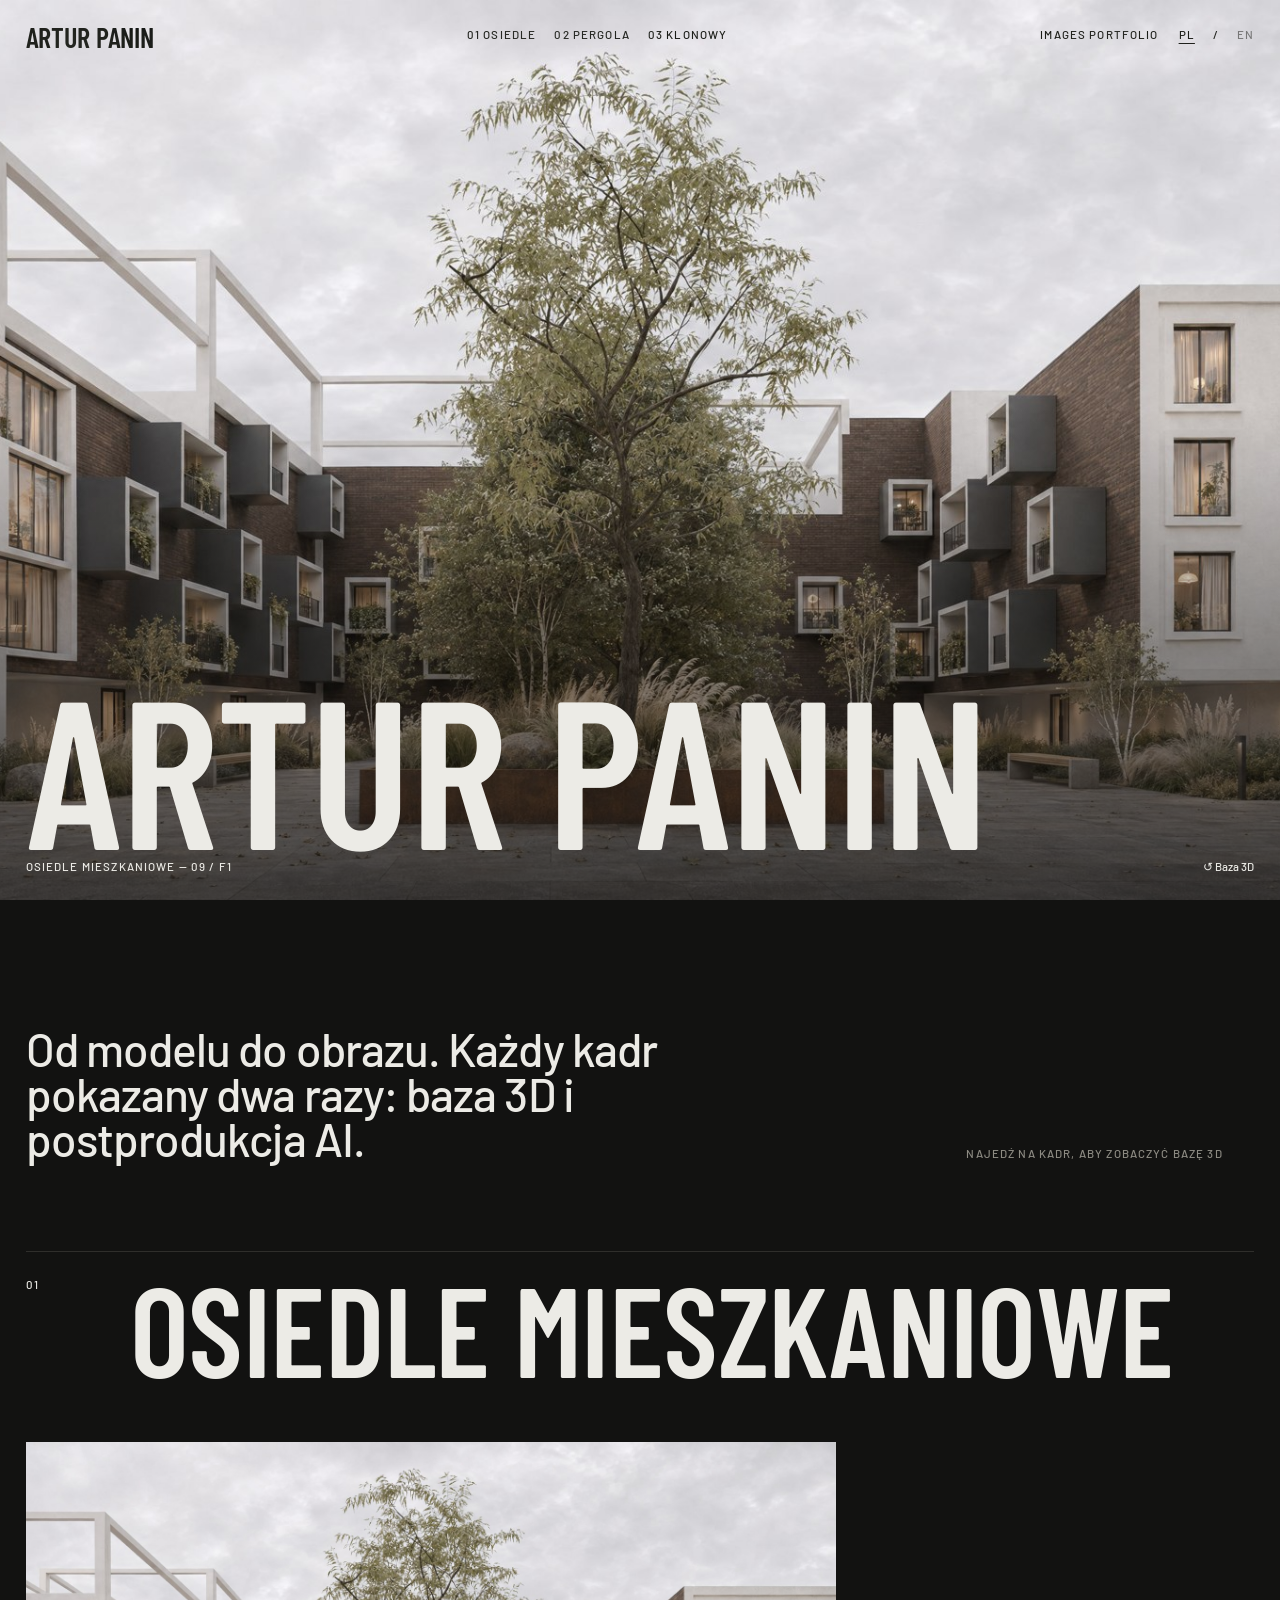
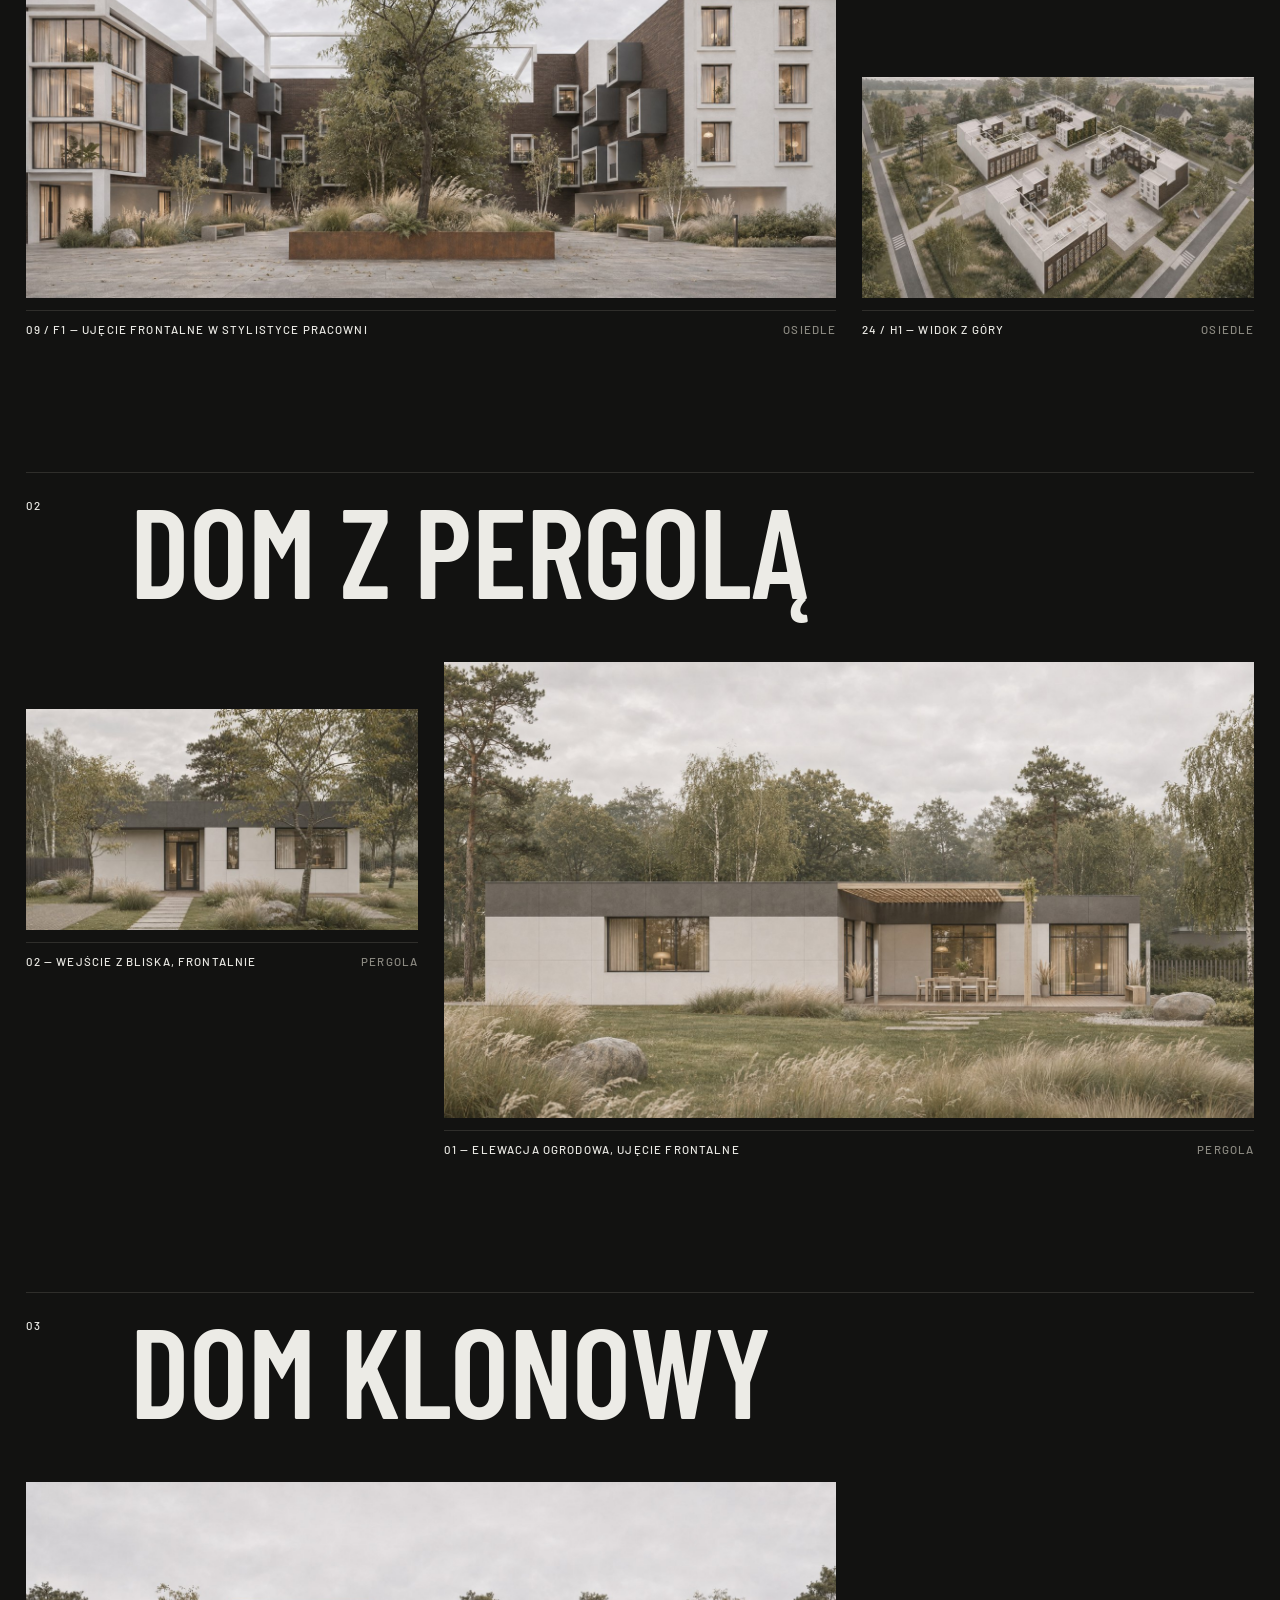
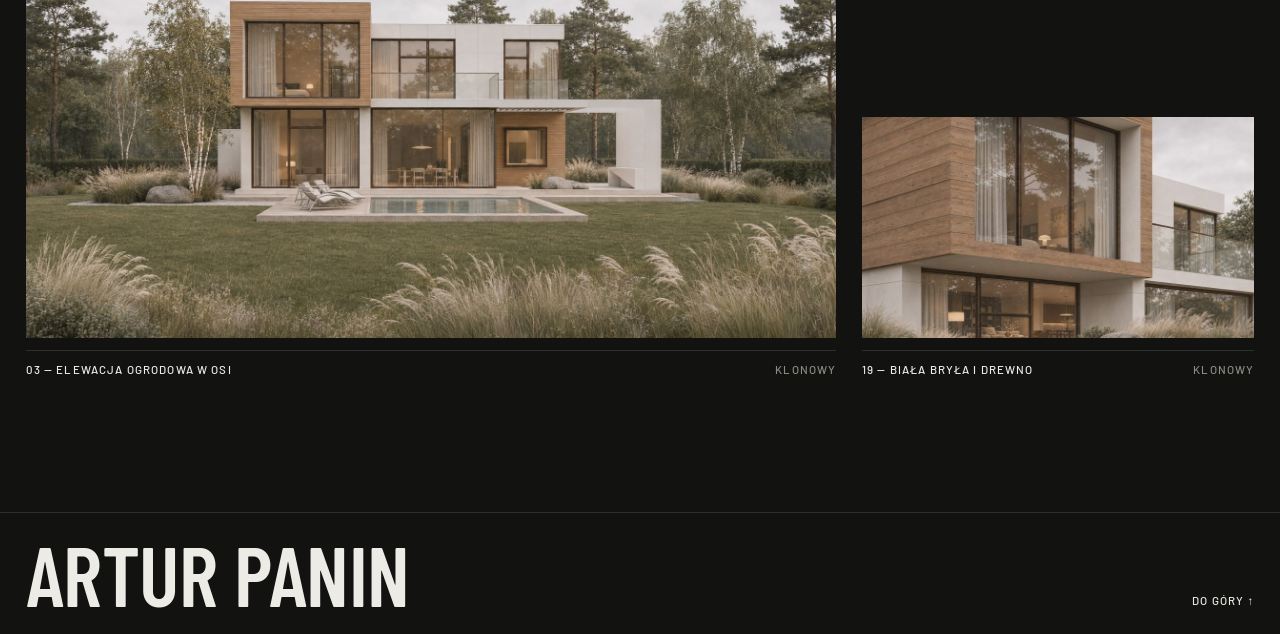
<file: index.html>
<!doctype html>
<html lang="pl" data-variant="c">
<head>
<meta charset="utf-8"><meta name="viewport" content="width=device-width,initial-scale=1">
<title>Artur Panin — Images Portfolio</title>
<meta name="description" content="Artur Panin — Images Portfolio. Od modelu do obrazu. / From model to image.">
<meta name="theme-color" content="#121211">
<link rel="stylesheet" href="assets/fonts.css?v=20261112e"><link rel="stylesheet" href="assets/fontsets.css?v=20261112e"><link rel="stylesheet" href="assets/compare.css?v=20261112e"><link rel="stylesheet" href="style.css?v=20261112e">
</head>
<body>
<a class="skip" href="#board" data-t="skipWorks"></a>
<header class="hud"><a class="logo cond" href="index.html">Artur Panin</a><nav class="lbl" id="nav" data-t-aria="projects"></nav><div class="r lbl"><span class="role">Images Portfolio</span><nav class="lang" data-lang-switch></nav></div></header>
<main>
  <section class="open" id="open" data-cmp-scope></section>
  <section class="board" id="board">
    <div class="intro"><p data-t="introC"></p><span class="lbl mute" data-t="hoverHint"></span></div>
    <div id="projects"></div>
  </section>
  <footer class="foot"><span class="cond">Artur Panin</span><a class="lbl" href="#open" data-t="toTop"></a></footer>
</main>
<script src="assets/data.js?v=20261112e"></script>
<script src="assets/site.js?v=20261112e"></script>
<script src="assets/compare.js?v=20261112e"></script>
<script>
'use strict';
const A = ARTUR, { T, L } = Site, p0 = A.projects[0], f0 = p0.frames[0];
document.getElementById('nav').innerHTML = A.projects.map(p => `<a href="project.html?p=${p.id}">${p.no} ${L(p.short)}</a>`).join('');
// Первый экран: кадр на всю ширину. При загрузке шторка один раз проходит от базы 3D к готовой работе.
document.getElementById('open').innerHTML = Compare.html(f0, { start: 100, eager: true }) + `
  <div class="shade"></div><h1 class="cond"><span>Artur</span> <span>Panin</span></h1>
  <div class="row lbl"><span>${L(p0.name)} — ${f0.code}</span><button type="button" data-cmp-set="100">${T('replay')}</button></div>`;
const tile = (p, f, i, cls) => `
  <a class="tile ${cls}" href="project.html?p=${p.id}#k${i + 1}">
    <div class="ph"><img src="${A.src(f.img, 'after', cls === 't2')}" alt="${L(p.name)}: ${L(f.title)}" loading="lazy"><img class="b" src="${A.src(f.img, 'before', cls === 't2')}" alt="" loading="lazy"><span class="st lbl">${T('base')}</span></div>
    <div class="cap lbl"><span>${f.code} — ${L(f.title)}</span><span class="mute">${L(p.short)}</span></div></a>`;
document.getElementById('projects').innerHTML = A.projects.map((p, k) => `
  <article class="proj${k % 2 ? ' mirror' : ''}">
    <span class="no lbl">${p.no}</span><h2 class="cond"><a href="project.html?p=${p.id}">${L(p.name)}</a></h2>
    ${tile(p, p.frames[0], 0, 't1')}${tile(p, p.frames[1], 1, 't2')}
  </article>`).join('');
Compare.mountAll();
Site.ready();
const hero = document.querySelector('.open .cmp');
addEventListener('load', () => setTimeout(() => Compare.animate(hero, 0), 500));
</script>
</body>
</html>
</file>
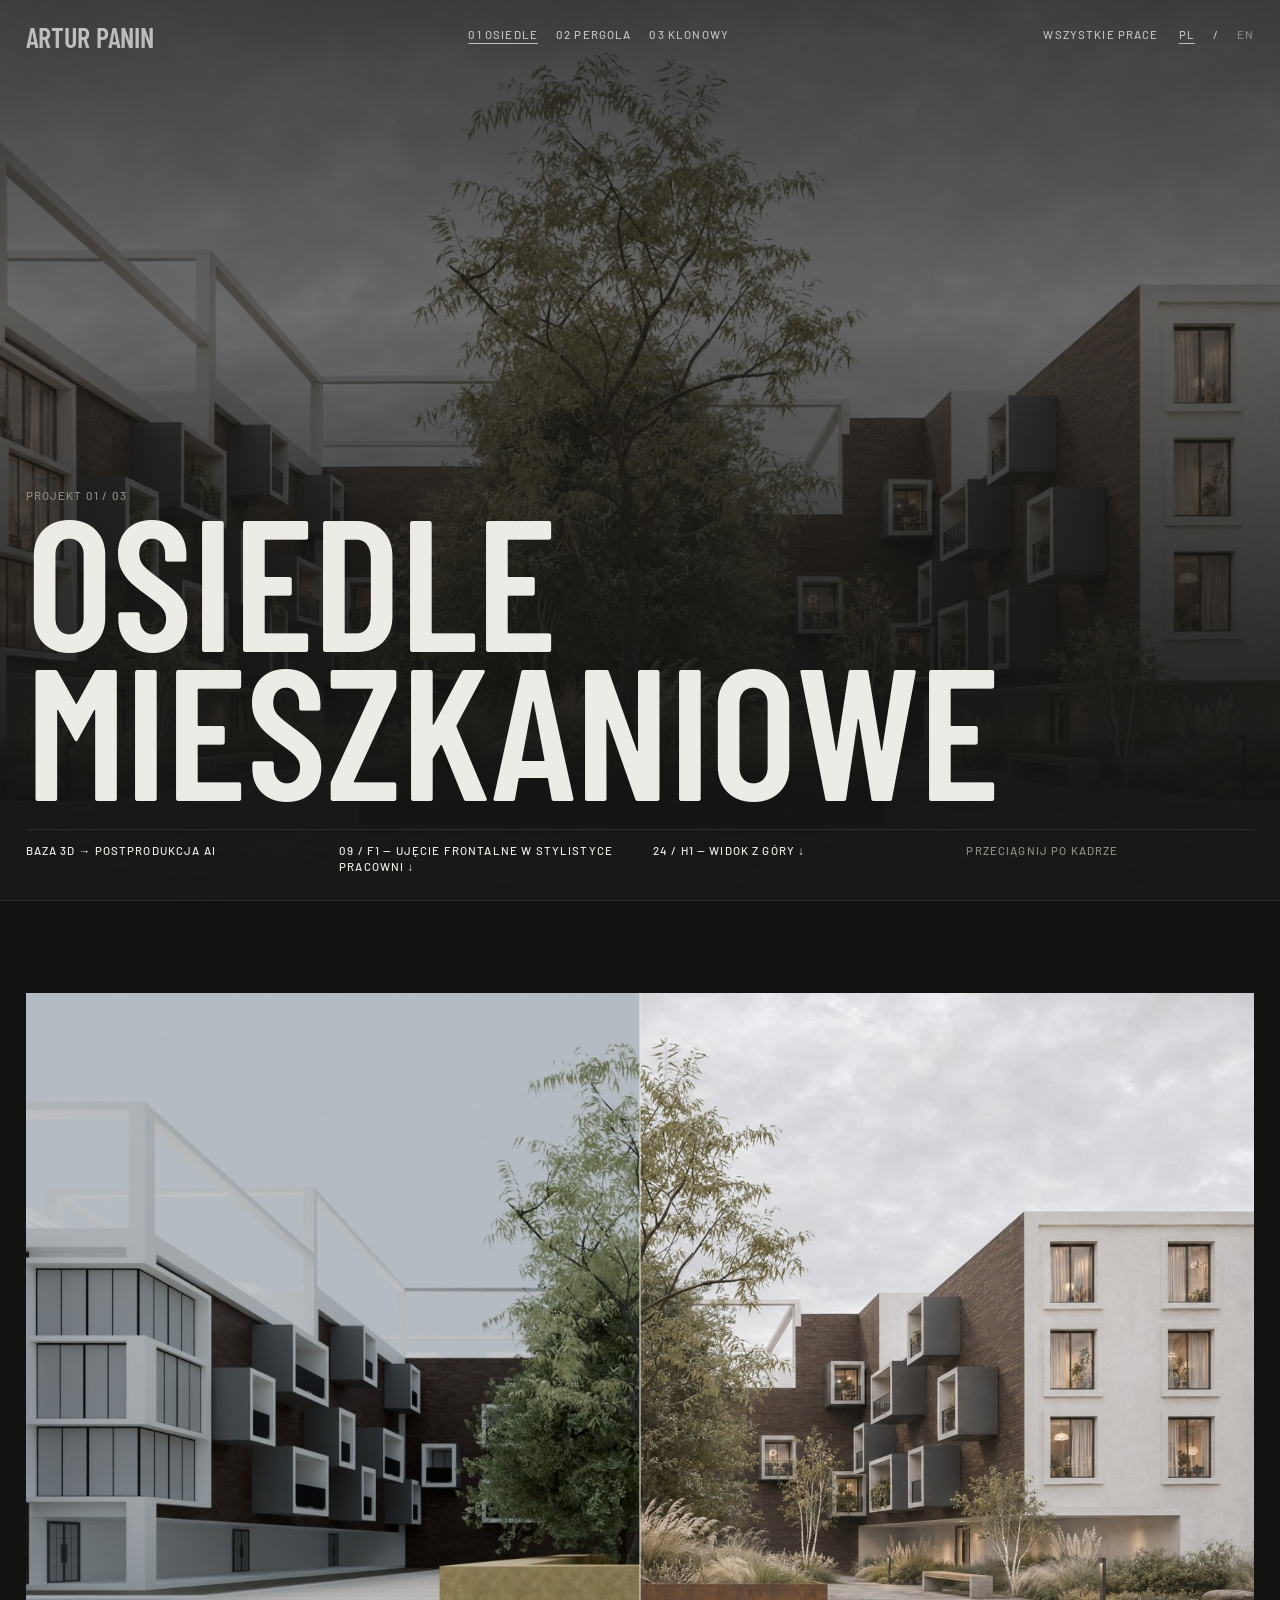
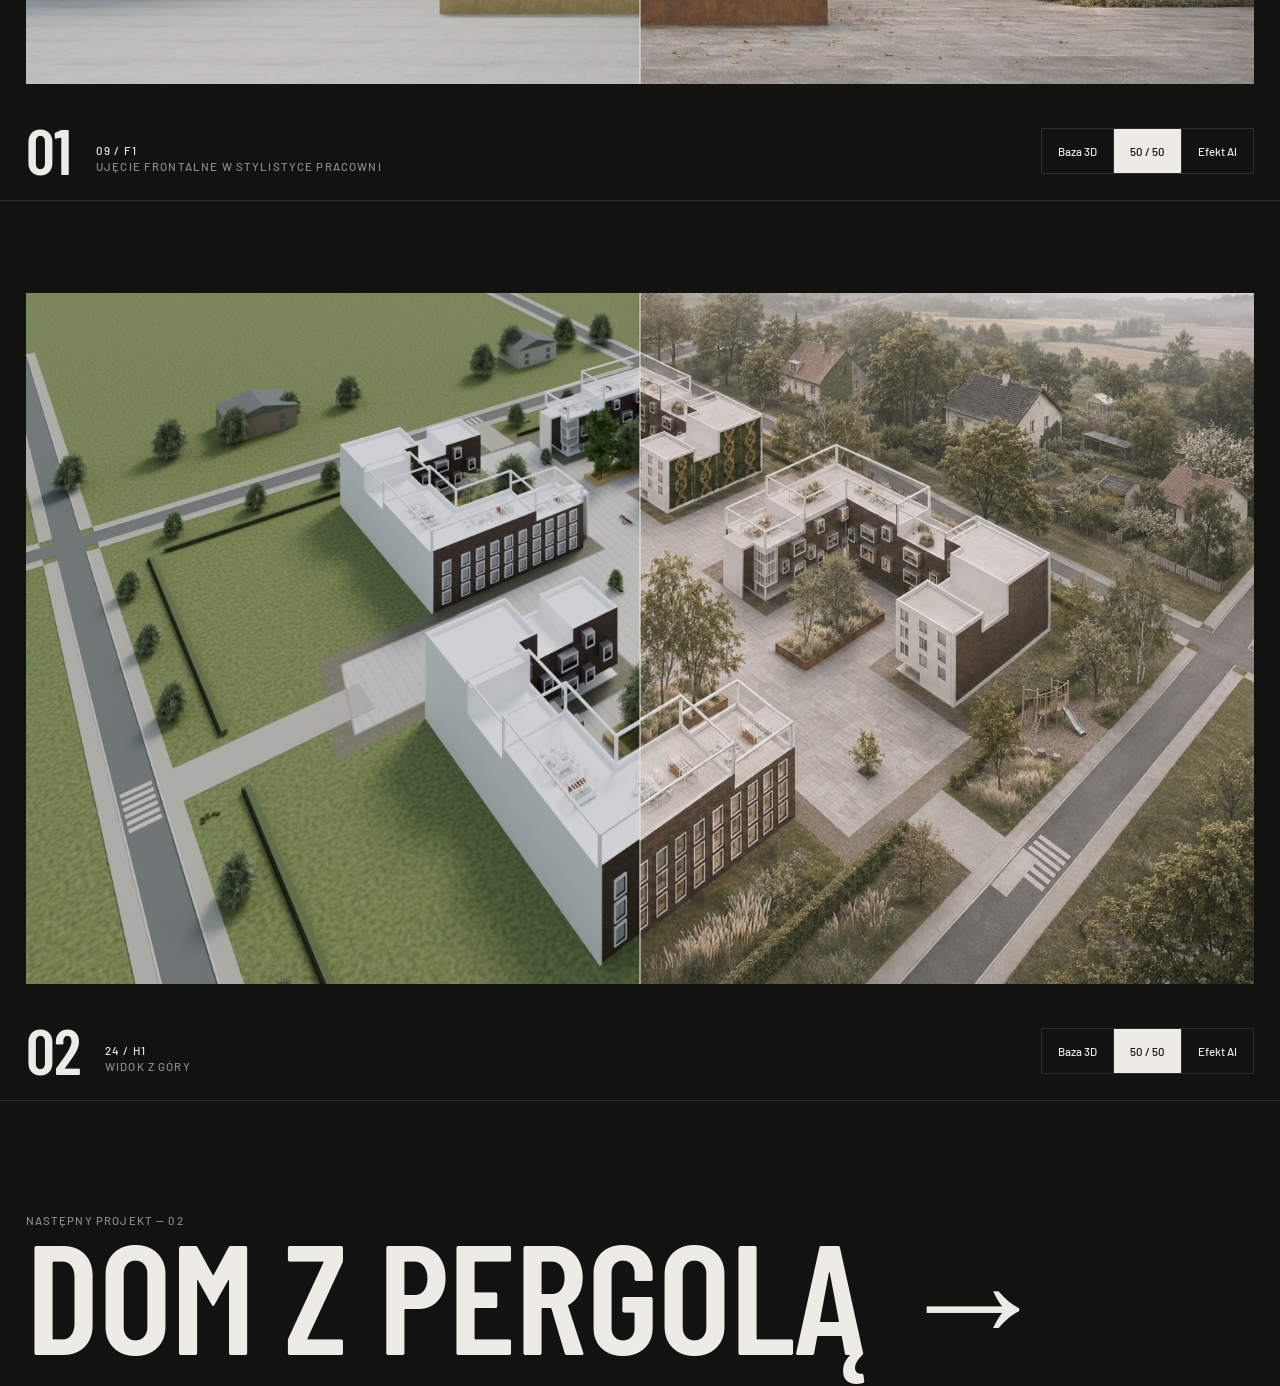
<file: project.html>
<!doctype html>
<html lang="pl" data-variant="c">
<head>
<meta charset="utf-8"><meta name="viewport" content="width=device-width,initial-scale=1">
<title>Artur Panin — Images Portfolio</title>
<meta name="theme-color" content="#121211">
<link rel="stylesheet" href="assets/fonts.css?v=20261112e"><link rel="stylesheet" href="assets/fontsets.css?v=20261112e"><link rel="stylesheet" href="assets/compare.css?v=20261112e"><link rel="stylesheet" href="style.css?v=20261112e">
</head>
<body>
<a class="skip" href="#k1" data-t="skipFrames"></a>
<header class="hud"><a class="logo cond" href="index.html">Artur Panin</a><nav class="lbl" id="nav" data-t-aria="projects"></nav><div class="r lbl"><a class="role" href="index.html" data-t="allWorks"></a><nav class="lang" data-lang-switch></nav></div></header>
<main id="main"></main>
<script src="assets/data.js?v=20261112e"></script>
<script src="assets/site.js?v=20261112e"></script>
<script src="assets/compare.js?v=20261112e"></script>
<script>
'use strict';
const A = ARTUR, { T, L } = Site, p = A.byId(new URLSearchParams(location.search).get('p')), k = A.projects.indexOf(p), nx = A.projects[(k + 1) % A.projects.length];
document.title = `${L(p.name)} — Artur Panin`;
document.getElementById('nav').innerHTML = A.projects.map(q => `<a href="project.html?p=${q.id}"${q === p ? ' aria-current="page"' : ''}>${q.no} ${L(q.short)}</a>`).join('');
document.getElementById('main').innerHTML = `
<section class="title">
  <img class="bgimg" src="${A.src(p.frames[0].img, 'after')}" alt="" style="object-position:${p.frames[0].pos}">
  <span class="lbl mute">${T('project')} ${p.no} / 0${A.projects.length}</span>
  <h1 class="cond">${L(p.name)}</h1>
  <div class="meta lbl"><span>${T('stagesVal')}</span>${p.frames.map((f, i) => `<a href="#k${i + 1}">${f.code} — ${L(f.title)} ↓</a>`).join('')}<span class="mute">${T('dragShort')}</span></div>
</section>
${p.frames.map((f, i) => `
<section class="shot" id="k${i + 1}" data-cmp-scope>
  ${Compare.html(f, { start: 50, eager: i === 0 })}
  <div class="info"><span class="num cond">0${i + 1}</span><span class="lbl">${f.code}<br><span class="mute">${L(f.title)}</span></span>
    <div class="seg lbl" role="group" aria-label="${T('frameView')}"><button type="button" data-cmp-set="100">${T('base')}</button><button type="button" data-cmp-set="50">50 / 50</button><button type="button" data-cmp-set="0">${T('aiShort')}</button></div></div>
</section>`).join('')}
<a class="nextp" href="project.html?p=${nx.id}"><span class="lbl mute">${T('nextProject')} — ${nx.no}</span><div class="cond">${L(nx.name)} →</div></a>`;
// Самое длинное слово названия задаёт предельный кегль заголовка, чтобы оно не обрезалось на телефоне.
const lw = s => Math.max(...s.split(/\s+/).map(w => w.length));
document.querySelector('.title h1').style.setProperty('--lw', lw(L(p.name)));
document.querySelector('.nextp .cond').style.setProperty('--lw', lw(L(nx.name)) + 2);
Compare.mountAll();
Site.ready();
</script>
</body>
</html>
</file>
<file: assets/fonts.css>
/* Barlow, Barlow Condensed: SIL Open Font License, see fonts/licenses */
@font-face {
  font-family: 'Barlow Condensed';
  font-style: normal;
  font-weight: 400;
  font-display: swap;
  src: url(fonts/BarlowCondensed-normal-400-latin-ext.woff2) format('woff2');
  unicode-range: U+0100-02BA, U+02BD-02C5, U+02C7-02CC, U+02CE-02D7, U+02DD-02FF, U+0304, U+0308, U+0329, U+1D00-1DBF, U+1E00-1E9F, U+1EF2-1EFF, U+2020, U+20A0-20AB, U+20AD-20C4, U+2113, U+2C60-2C7F, U+A720-A7FF;
}
@font-face {
  font-family: 'Barlow Condensed';
  font-style: normal;
  font-weight: 400;
  font-display: swap;
  src: url(fonts/BarlowCondensed-normal-400-latin.woff2) format('woff2');
  unicode-range: U+0000-00FF, U+0131, U+0152-0153, U+02BB-02BC, U+02C6, U+02DA, U+02DC, U+0304, U+0308, U+0329, U+2000-206F, U+20AC, U+2122, U+2191, U+2193, U+2212, U+2215, U+FEFF, U+FFFD;
}
@font-face {
  font-family: 'Barlow Condensed';
  font-style: normal;
  font-weight: 500;
  font-display: swap;
  src: url(fonts/BarlowCondensed-normal-500-latin-ext.woff2) format('woff2');
  unicode-range: U+0100-02BA, U+02BD-02C5, U+02C7-02CC, U+02CE-02D7, U+02DD-02FF, U+0304, U+0308, U+0329, U+1D00-1DBF, U+1E00-1E9F, U+1EF2-1EFF, U+2020, U+20A0-20AB, U+20AD-20C4, U+2113, U+2C60-2C7F, U+A720-A7FF;
}
@font-face {
  font-family: 'Barlow Condensed';
  font-style: normal;
  font-weight: 500;
  font-display: swap;
  src: url(fonts/BarlowCondensed-normal-500-latin.woff2) format('woff2');
  unicode-range: U+0000-00FF, U+0131, U+0152-0153, U+02BB-02BC, U+02C6, U+02DA, U+02DC, U+0304, U+0308, U+0329, U+2000-206F, U+20AC, U+2122, U+2191, U+2193, U+2212, U+2215, U+FEFF, U+FFFD;
}
@font-face {
  font-family: 'Barlow Condensed';
  font-style: normal;
  font-weight: 600;
  font-display: swap;
  src: url(fonts/BarlowCondensed-normal-600-latin-ext.woff2) format('woff2');
  unicode-range: U+0100-02BA, U+02BD-02C5, U+02C7-02CC, U+02CE-02D7, U+02DD-02FF, U+0304, U+0308, U+0329, U+1D00-1DBF, U+1E00-1E9F, U+1EF2-1EFF, U+2020, U+20A0-20AB, U+20AD-20C4, U+2113, U+2C60-2C7F, U+A720-A7FF;
}
@font-face {
  font-family: 'Barlow Condensed';
  font-style: normal;
  font-weight: 600;
  font-display: swap;
  src: url(fonts/BarlowCondensed-normal-600-latin.woff2) format('woff2');
  unicode-range: U+0000-00FF, U+0131, U+0152-0153, U+02BB-02BC, U+02C6, U+02DA, U+02DC, U+0304, U+0308, U+0329, U+2000-206F, U+20AC, U+2122, U+2191, U+2193, U+2212, U+2215, U+FEFF, U+FFFD;
}
@font-face {
  font-family: 'Barlow Condensed';
  font-style: normal;
  font-weight: 700;
  font-display: swap;
  src: url(fonts/BarlowCondensed-normal-700-latin-ext.woff2) format('woff2');
  unicode-range: U+0100-02BA, U+02BD-02C5, U+02C7-02CC, U+02CE-02D7, U+02DD-02FF, U+0304, U+0308, U+0329, U+1D00-1DBF, U+1E00-1E9F, U+1EF2-1EFF, U+2020, U+20A0-20AB, U+20AD-20C4, U+2113, U+2C60-2C7F, U+A720-A7FF;
}
@font-face {
  font-family: 'Barlow Condensed';
  font-style: normal;
  font-weight: 700;
  font-display: swap;
  src: url(fonts/BarlowCondensed-normal-700-latin.woff2) format('woff2');
  unicode-range: U+0000-00FF, U+0131, U+0152-0153, U+02BB-02BC, U+02C6, U+02DA, U+02DC, U+0304, U+0308, U+0329, U+2000-206F, U+20AC, U+2122, U+2191, U+2193, U+2212, U+2215, U+FEFF, U+FFFD;
}
@font-face {
  font-family: 'Barlow';
  font-style: normal;
  font-weight: 400;
  font-display: swap;
  src: url(fonts/Barlow-normal-400-latin-ext.woff2) format('woff2');
  unicode-range: U+0100-02BA, U+02BD-02C5, U+02C7-02CC, U+02CE-02D7, U+02DD-02FF, U+0304, U+0308, U+0329, U+1D00-1DBF, U+1E00-1E9F, U+1EF2-1EFF, U+2020, U+20A0-20AB, U+20AD-20C4, U+2113, U+2C60-2C7F, U+A720-A7FF;
}
@font-face {
  font-family: 'Barlow';
  font-style: normal;
  font-weight: 400;
  font-display: swap;
  src: url(fonts/Barlow-normal-400-latin.woff2) format('woff2');
  unicode-range: U+0000-00FF, U+0131, U+0152-0153, U+02BB-02BC, U+02C6, U+02DA, U+02DC, U+0304, U+0308, U+0329, U+2000-206F, U+20AC, U+2122, U+2191, U+2193, U+2212, U+2215, U+FEFF, U+FFFD;
}
@font-face {
  font-family: 'Barlow';
  font-style: normal;
  font-weight: 500;
  font-display: swap;
  src: url(fonts/Barlow-normal-500-latin-ext.woff2) format('woff2');
  unicode-range: U+0100-02BA, U+02BD-02C5, U+02C7-02CC, U+02CE-02D7, U+02DD-02FF, U+0304, U+0308, U+0329, U+1D00-1DBF, U+1E00-1E9F, U+1EF2-1EFF, U+2020, U+20A0-20AB, U+20AD-20C4, U+2113, U+2C60-2C7F, U+A720-A7FF;
}
@font-face {
  font-family: 'Barlow';
  font-style: normal;
  font-weight: 500;
  font-display: swap;
  src: url(fonts/Barlow-normal-500-latin.woff2) format('woff2');
  unicode-range: U+0000-00FF, U+0131, U+0152-0153, U+02BB-02BC, U+02C6, U+02DA, U+02DC, U+0304, U+0308, U+0329, U+2000-206F, U+20AC, U+2122, U+2191, U+2193, U+2212, U+2215, U+FEFF, U+FFFD;
}
</file>
<file: assets/fontsets.css>
[data-f=c3]{--fc-d:'Barlow Condensed';--fc-st:normal;--fc-dw:600;--fc-dls:-.005em;--fc-ds:.94;--fc-l:'Barlow';--fc-t:'Barlow';--fc-lsz:11.5px;--fc-lls:.1em}
</file>
<file: assets/compare.css>
/* Общая механика шторки. Цвета и подписи задаёт каждый вариант через переменные --cmp-line и --cmp-bg. */
.cmp{position:relative;aspect-ratio:16/9;overflow:hidden;cursor:ew-resize;touch-action:pan-y;user-select:none;background:var(--cmp-bg,#ddd);--cut:0%}
.cmp img{position:absolute;inset:0;width:100%;height:100%;object-fit:cover;pointer-events:none;-webkit-user-drag:none}
.cmp-before{clip-path:inset(0 calc(100% - var(--cut)) 0 0)}
.cmp-line{position:absolute;top:0;bottom:0;left:var(--cut);width:1px;background:var(--cmp-line,#fff);transform:translateX(-.5px);pointer-events:none;opacity:calc(min(1, var(--cut-op, 1)))}
.cmp[data-cut="0"] .cmp-line,.cmp[data-cut="100"] .cmp-line{opacity:0}
.cmp-range{position:absolute;inset:auto 0 0 0;width:100%;height:100%;opacity:0;margin:0;cursor:ew-resize;pointer-events:none}
.cmp:has(.cmp-range:focus-visible){outline:2px solid var(--cmp-line,#fff);outline-offset:-6px}
</file>
<file: style.css>
/* Вариант C «Plansza» — тёмный планшет. Графит, узкий гротеск заглавными, асимметричная сетка из 12 колонок, кадр на весь экран со шторкой. */
:root{--bg:#121211;--bg2:#1a1a18;--ink:#ecebe6;--mute:#8d8b83;--rule:#2f2e2b;--pad:clamp(16px,2vw,32px);--cmp-line:#ecebe6;--cmp-bg:#1f1f1d;color-scheme:dark}
*{box-sizing:border-box}
html{-webkit-text-size-adjust:100%}
body{margin:0;background:var(--bg);color:var(--ink);font:400 15px/1.4 var(--fc-t,'Archivo'),system-ui,sans-serif;-webkit-font-smoothing:antialiased}
a{color:inherit;text-decoration:none}
button{font:inherit;color:inherit;background:none;border:0;padding:0;cursor:pointer}
:focus-visible{outline:1.5px solid var(--ink);outline-offset:3px}
.cond{font-family:var(--fc-d,'Archivo'),sans-serif;font-stretch:var(--fc-st,62%);font-weight:var(--fc-dw,700);text-transform:uppercase;letter-spacing:var(--fc-dls,-.01em);font-variation-settings:var(--fc-dvs,normal)}
.lbl{font-family:var(--fc-l,inherit);font-size:var(--fc-lsz,11px);letter-spacing:var(--fc-lls,.09em);text-transform:uppercase;font-weight:500}
.mute{color:var(--mute)}
.skip{position:absolute;left:-9999px}.skip:focus{left:var(--pad);top:8px;z-index:50;background:var(--ink);color:var(--bg);padding:10px 14px}

.hud{position:fixed;inset:0 0 auto 0;z-index:20;display:flex;justify-content:space-between;align-items:flex-start;padding:var(--pad);mix-blend-mode:difference;color:#fff;pointer-events:none}
.hud>*{pointer-events:auto}
.hud .logo{font-size:calc(30px * var(--fc-ds,1));line-height:.8;white-space:nowrap}
.hud .r{display:flex;gap:20px;align-items:center}.lang{display:flex;gap:6px}.lang a{opacity:.55}.lang a[aria-current]{opacity:1;text-decoration:underline;text-underline-offset:4px}
.hud nav{display:flex;gap:18px}
.hud nav a:hover,.hud nav a[aria-current=page]{text-decoration:underline;text-underline-offset:4px}

/* Главная */
.open{position:relative;height:100vh;height:100svh;overflow:hidden}
.open .cmp{position:absolute;inset:0;aspect-ratio:auto;height:100%;cursor:ew-resize}
.open .shade{position:absolute;inset:0;background:linear-gradient(180deg,#0000 45%,#000a 100%);pointer-events:none}
.open h1{position:absolute;left:var(--pad);right:var(--pad);bottom:calc(var(--pad) + 26px + var(--fc-hb,0px));margin:0;font-size:calc(min(17.5vw,34vh) * var(--fc-ds,1));line-height:var(--fc-lh,.78);pointer-events:none;color:var(--ink);white-space:nowrap}
.open .row{position:absolute;left:var(--pad);right:var(--pad);bottom:var(--pad);display:flex;justify-content:space-between;pointer-events:none}
.open .row button{pointer-events:auto}
.open .badge{position:absolute;top:50%;left:var(--cut);transform:translate(-50%,-50%);pointer-events:none;background:var(--ink);color:var(--bg);padding:8px 10px;transition:opacity .3s}
.board{padding:clamp(80px,14vh,160px) var(--pad) 0}
.intro{display:grid;grid-template-columns:repeat(12,1fr);gap:var(--pad);padding-bottom:clamp(60px,10vh,120px)}
.intro p{grid-column:1/8;margin:0;font-size:clamp(30px,3.6vw,58px);line-height:.98;font-stretch:80%;font-weight:500;letter-spacing:-.02em}
.intro .lbl{grid-column:10/13;align-self:end}
.proj{display:grid;grid-template-columns:repeat(12,1fr);gap:var(--pad);padding:24px 0 clamp(90px,15vh,170px);border-top:1px solid var(--rule)}
.proj .no{grid-column:1/2}
.proj h2{grid-column:2/13;margin:0 0 clamp(24px,4vh,48px);font-size:calc(clamp(64px,10.5vw,176px) * var(--fc-ds,1));line-height:.82}
.proj h2 a:hover{color:var(--mute)}
.tile{display:block;position:relative}
.tile .ph{position:relative;aspect-ratio:16/9;overflow:hidden;background:var(--cmp-bg)}
.tile img{position:absolute;inset:0;width:100%;height:100%;object-fit:cover;transition:opacity .5s,transform 1.4s cubic-bezier(.2,.7,.2,1)}
.tile .b{opacity:0}.tile:hover .b{opacity:1}.tile:hover img{transform:scale(1.02)}
.tile .cap{display:flex;justify-content:space-between;gap:16px;margin-top:12px;padding-top:10px;border-top:1px solid var(--rule)}
.tile .st{position:absolute;left:12px;top:12px;z-index:2;background:var(--bg);padding:6px 8px;opacity:0;transition:opacity .3s}
.tile:hover .st{opacity:1}
.t1{grid-column:1/9}.t2{grid-column:9/13;align-self:end}
.proj.mirror .t1{grid-column:5/13;order:2}.proj.mirror .t2{grid-column:1/5;order:1;align-self:start;margin-top:12%}
.foot{display:flex;justify-content:space-between;align-items:end;padding:var(--pad);border-top:1px solid var(--rule)}
.foot .cond{font-size:calc(clamp(44px,7vw,110px) * var(--fc-ds,1));line-height:.82}

/* Страница проекта: кадр на весь экран */
.title{position:relative;min-height:100vh;min-height:100svh;display:flex;flex-direction:column;justify-content:flex-end;padding:var(--pad);overflow:hidden}
.title>*{position:relative}
.title .bgimg{position:absolute;inset:0;width:100%;height:100%;object-fit:cover;opacity:.42}
.title::before{content:'';position:absolute;inset:0;z-index:1;background:linear-gradient(180deg,#12121180 0,#12121100 35%,#121211e6 88%)}
.title>:not(.bgimg){z-index:2}
.title h1{margin:0;font-size:min(calc(clamp(80px,15.5vw,260px) * var(--fc-ds,1)),calc((100vw - 2 * var(--pad)) / (var(--lw,6) * .52)));line-height:.8}
.title .meta{display:grid;grid-template-columns:repeat(4,1fr);gap:var(--pad);margin-top:28px;padding-top:12px;border-top:1px solid var(--rule)}
.title .meta a:hover{color:var(--mute)}
.shot{position:relative;min-height:100vh;min-height:100svh;display:grid;place-items:center;padding:72px var(--pad) 96px;border-top:1px solid var(--rule)}
.shot .cmp{width:min(100%,calc((100svh - 168px) * 16 / 9))}
.shot .info{position:absolute;left:var(--pad);right:var(--pad);bottom:var(--pad);display:grid;grid-template-columns:auto 1fr auto;gap:24px;align-items:end}
.shot .num{font-size:64px;line-height:.75}
.seg{display:inline-flex;border:1px solid var(--rule)}
.seg button{padding:12px 16px;min-height:44px;white-space:nowrap}
.seg button+button{border-left:1px solid var(--rule)}
.seg button[aria-pressed=true]{background:var(--ink);color:var(--bg)}
.nextp{display:block;padding:clamp(70px,12vh,140px) var(--pad) var(--pad);border-top:1px solid var(--rule)}
.nextp .cond{font-size:min(calc(clamp(70px,13vw,220px) * var(--fc-ds,1)),calc((100vw - 2 * var(--pad)) / (var(--lw,6) * .52)));line-height:.8;transition:color .3s}
.nextp:hover .cond{color:var(--mute)}

@media (max-width:860px){
  .hud nav{display:none}
  .open h1{font-size:calc(31vw * var(--fc-ds,1));bottom:calc(var(--pad) + 30px + var(--fc-hb,0px));white-space:normal}
  .open h1 span{display:block}
  .hud .r .role{display:none}
  .intro p,.intro .lbl{grid-column:1/-1}
  .proj{grid-template-columns:1fr;gap:28px}
  .proj .no,.proj h2,.t1,.t2,.proj.mirror .t1,.proj.mirror .t2{grid-column:1/-1;order:0;margin-top:0}
  .proj h2{font-size:calc(19vw * var(--fc-ds,1));margin:0}
  .t2,.proj.mirror .t2{width:70%;justify-self:end}
  .title h1{font-size:min(calc(21vw * var(--fc-ds,1)),calc((100vw - 2 * var(--pad)) / (var(--lw,6) * .52)))}
  .title .meta{grid-template-columns:1fr 1fr;row-gap:12px}
  .shot{min-height:auto;padding:56px var(--pad) 28px;display:block}
  .shot .cmp{width:100%}
  .shot .info{position:static;width:100%;margin-top:16px;grid-template-columns:auto 1fr;row-gap:14px}
  .shot .info .seg{grid-column:1/-1}
  .seg{display:flex;width:100%}.seg button{flex:1;padding:12px 8px}
  .shot .num{font-size:44px}
}
@media (prefers-reduced-motion:reduce){*{transition:none!important}}
</file>
